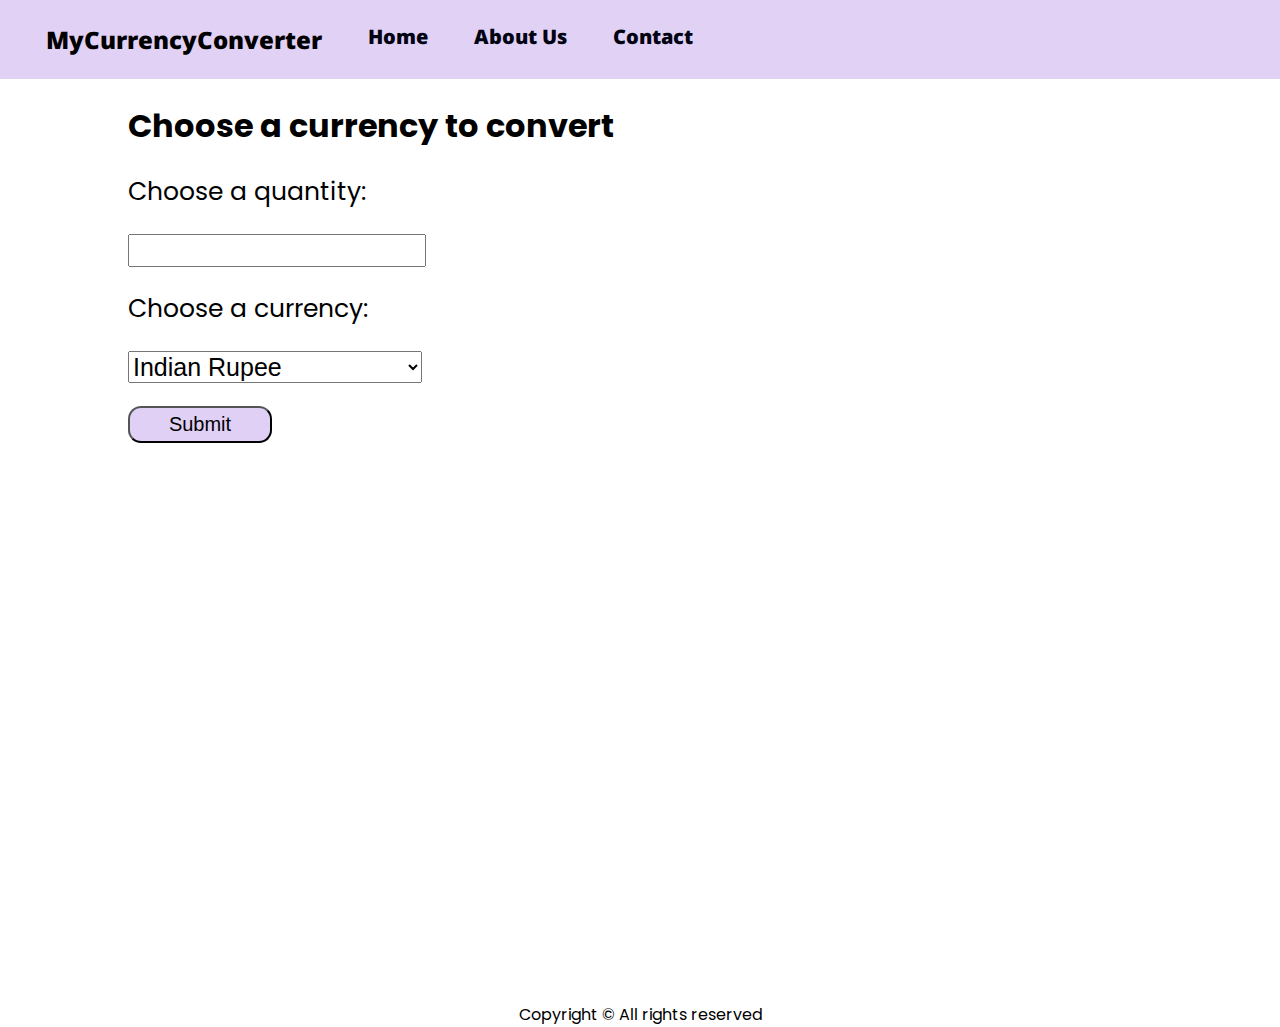
<file: Currency Convertor App/index.html>
<!DOCTYPE html>
<html lang="en">

<head>
    <meta charset="UTF-8">
    <meta name="viewport" content="width=device-width, initial-scale=1.0">
    <title>Currency Converter - Convert your currency </title>
    <!-- <link rel="stylesheet" href="/styles.css"> -->
    <style>
        @import url('https://fonts.googleapis.com/css2?family=Bodoni+Moda:wght@400;900&family=Lato:wght@400;700&family=Noto+Sans:ital,wght@1,700&family=Poppins:wght@400;600&family=Ysabeau+SC:wght@1&display=swap');

        * {
            margin: 0;
            padding: 0;
        }

        nav {
            font-family: 'Noto Sans', sans-serif;
            font-weight: 900;
            display: flex;
            font-size: 20px;
            background-color: rgb(224, 209, 245);
            padding: 23px;
        }

        nav li a {
            text-decoration: none;
            color: rgb(2, 3, 18);
            transition: all;
            transition-duration: 500ms;
        }

        nav li a:hover {
            text-decoration: none;
            color: rgb(103, 101, 235);
        }

        div.logo {
            display: flex;
            justify-content: center;
            align-items: center;
            margin: 0 23px;
            font-size: 24px;
        }

        nav ul li {
            list-style: none;
            margin: 0 23px;
        }

        nav ul {
            display: flex;
        }

        .container {
            min-height: 100vh;
            font-family: 'Poppins', sans-serif;
            max-width: 80vw;
            margin: auto;
        }

        .container h1,
        h2 {
            margin: 23px 0;
        }

        .container form {
            display: flex;
            flex-direction: column;
        }

        .container form label {
            font-size: 25px;
        }

        .container form input[type='number'],
        select,
        label {
            font-size: 25px;
            width: 23vw;
            margin-bottom: 23px;
        }

        .btn {
            width: 144px;
            padding: 5px 8px;
            font-size: 20px;
            background: #e0d0f5;
            color: black;
            border-radius: 13px;
            cursor: pointer;
        }

        .output {
            display: none;
        }

        .output table {
            width: 50vw;
            text-align: center;
            border: 2px solid black;
            font-size: 20px;
        }

        .output table th{
            padding: 3px;
        }

        @media (max-width: 600px) {
            

            nav {
                flex-direction: column;
                font-size: 14px;
            }

            nav ul li {
                margin: 5px 13px;
            }

            nav ul {
                justify-content: center;
            }

            .container {
                max-width: 95vw;
            }

            .container form input[type='number'],
            select,
            label {
                width: 80vw;
            }
        }

        footer {
            font-family: 'Poppins', sans-serif;
            text-align: center;
        }
    </style>
</head>

<body>
    <nav>
        <div class="logo">MyCurrencyConverter</div>
        <ul>
            <li><a href="/">Home</a></li>
            <li><a href="/about">About Us</a></li>
            <li><a href="/contact">Contact</a></li>
        </ul>
    </nav>

    <div class="container">
        <h1>Choose a currency to convert</h1>
        <form action="/action.php" method="get">
            <label for="quantity">Choose a quantity: </label>
            <input type="number" name="quantity" min="1" max="10">
            <label for="currency">Choose a currency: </label>
            <select name="currency">
                <option value="INR">Indian Rupee</option>
                <option value="USD">US Dollar</option>
                <option value="EUR">Euro</option>
            </select>
            <button class="btn" type="submit">Submit</button>

        </form>
        <div class="output">
            <h2>Here is your converted values in different currencies</h2>
            <table>
                <thead>
                    <tr>
                        <th>Currency</th>
                        <th>Code</th>
                        <th>Value</th>
                    </tr>
                </thead>
                <tbody>

                </tbody>
            </table>
        </div>
    </div>
    <footer>
        Copyright &copy; All rights reserved
    </footer>
    <script>

    </script>
    <script src="main.js"></script>
</body>

</html>
</file>
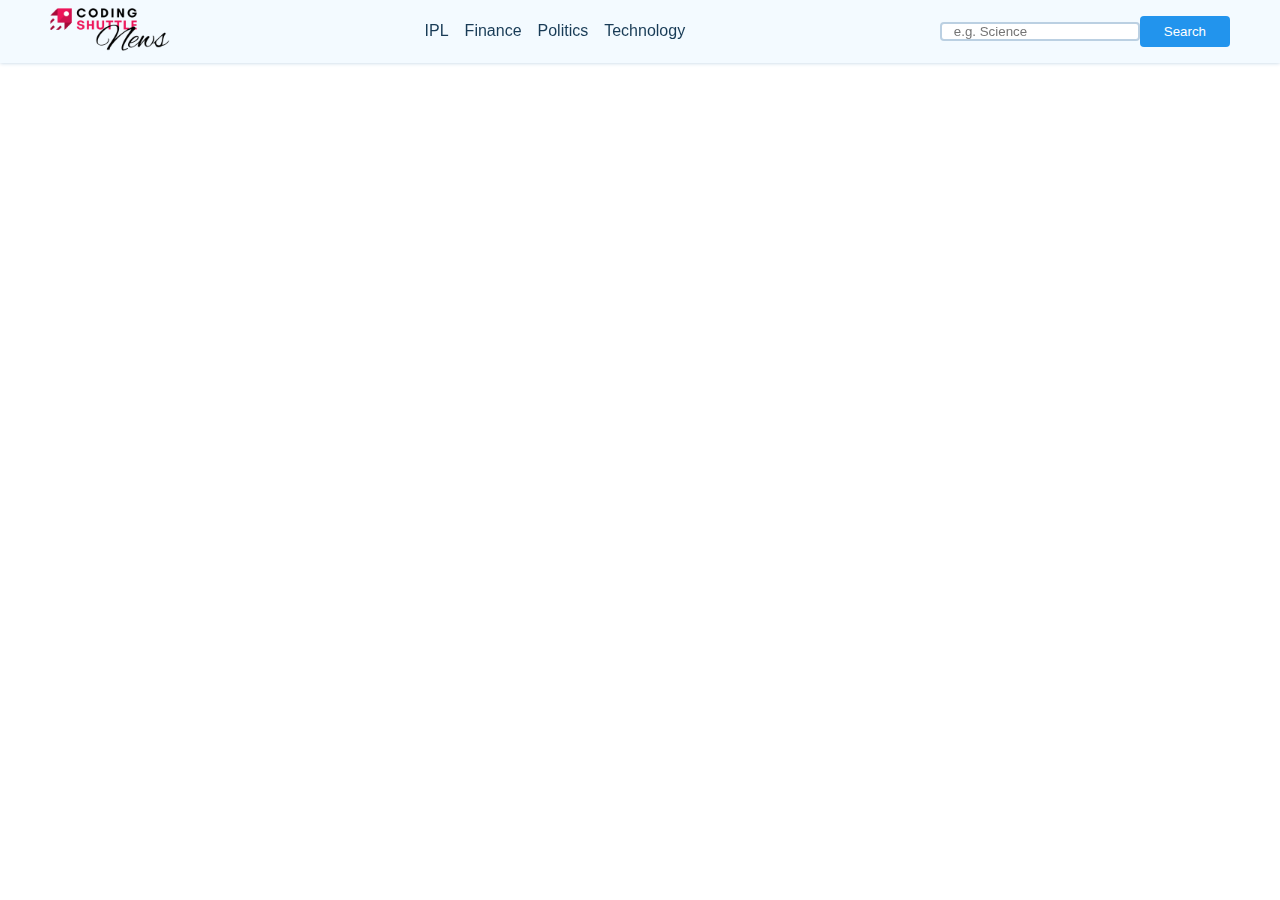
<file: News App/index.html>
<!DOCTYPE html>
<html lang="en">
<head>
    <meta charset="UTF-8">
    <meta name="viewport" content="width=device-width, initial-scale=1.0">
    <title>News Application</title>
    <link rel="stylesheet" href="style.css">
</head>
<body>
    <nav>
  <div class="main-nav container flex">
    <a href="#" onclick="reload()" class="company-logo">
        <img src="./logo.png" alt="Comapny logo">
    </a>
    <div class="nav-links">
       <ul class="flex">
        <li class="hover-link nav-item" id="ipl" onclick="onNavItemClick('ipl')">IPL</li>
        <li class="hover-link nav-item" id="finanace" onclick="onNavItemClick('finance')">Finance</li>
        <li class="hover-link nav-item" id="politics" onclick="onNavItemClick('politics')">Politics</li>
        <li class="hover-link nav-item" id="technology" onclick="onNavItemClick('technology')">Technology</li>
       </ul> 
    </div>
    <div class="search-bar flex">
        <input id="search-text" type="text" class="news-input" placeholder="e.g. Science">
        <button id="search-button" class="search-button">Search</button>
    </div>
  </div>
    </nav>
    <main>
    <div class="cards-container container flex" id="cards-container"> 

    </div>
    </main>
    <template id="template-news-card">
        <div class="card">
            <div class="card-hearder">
                <img src="https://via.placeholder.com/400x200" alt="news-img" id="news-img">
            </div>
            <div class="card-content">
                <h3 id="news-title">This is the Title</h3>
                <h6 class="news-source" id="news-source">End Gadget 09/08/2023</h6>
                <p class="news-desc" id="news-desc">Lorem ipsum, dolor sit amet consectetur adipisicing elit. Harum aspernatur expedita et neque quae qui voluptatem rerum dolorum excepturi distinctio.</p>
            </div>
          </div>
    </template>

    <script src="script.js"></script>
</body>
</html>
</file>
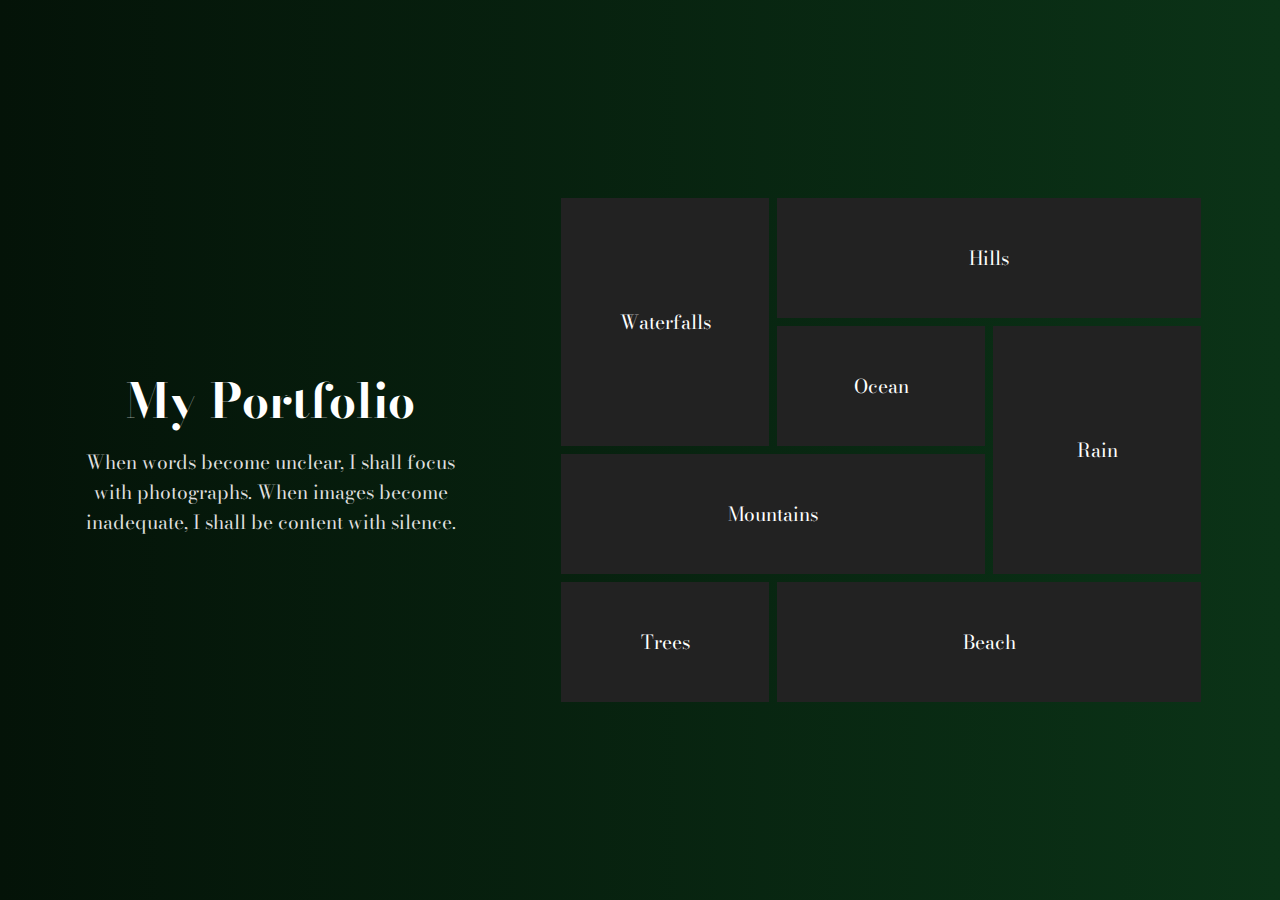
<file: Portfolio-Gallery/index.html>
<!DOCTYPE html>
<html lang="en">
<head>
    <meta charset="UTF-8">
    <meta http-equiv="X-UA-Compatible" content="IE=edge">
    <meta name="viewport" content="width=device-width, initial-scale=1.0">
    <title>Grid Portfolio</title>
    <link rel="stylesheet" href="style.css">
</head>
<body>

    <div class="container">
        <div class="left-text">
            <h2 class="heading">My Portfolio</h2>
            <p class="subheading">When words become unclear, I shall focus with photographs. When images become inadequate, I shall be content with silence.</p>
        </div>
        <div class="gallery">
            <div class="box row-2" id="box-1" style="background-image: url(https://images.unsplash.com/photo-1433086966358-54859d0ed716?ixlib=rb-4.0.3&ixid=MnwxMjA3fDB8MHxwaG90by1wYWdlfHx8fGVufDB8fHx8&auto=format&fit=crop&w=774&q=80);">Waterfalls</div>
            <div class="box col-2" style="background-image: url(https://images.unsplash.com/photo-1470071459604-3b5ec3a7fe05?ixlib=rb-4.0.3&ixid=MnwxMjA3fDB8MHxwaG90by1wYWdlfHx8fGVufDB8fHx8&auto=format&fit=crop&w=1574&q=80);">Hills</div>
            <div class="box" style="background-image: url(https://images.unsplash.com/photo-1497449493050-aad1e7cad165?ixlib=rb-4.0.3&ixid=MnwxMjA3fDB8MHxwaG90by1wYWdlfHx8fGVufDB8fHx8&auto=format&fit=crop&w=1065&q=80);">Ocean</div>
            <div class="box row-2" style="background-image: url(https://images.unsplash.com/photo-1518173946687-a4c8892bbd9f?ixlib=rb-4.0.3&ixid=MnwxMjA3fDB8MHxwaG90by1wYWdlfHx8fGVufDB8fHx8&auto=format&fit=crop&w=774&q=80);">Rain</div>
            <div class="box col-2" style="background-image: url(https://images.unsplash.com/photo-1426604966848-d7adac402bff?ixlib=rb-4.0.3&ixid=MnwxMjA3fDB8MHxwaG90by1wYWdlfHx8fGVufDB8fHx8&auto=format&fit=crop&w=2070&q=80);">Mountains</div>
            <div class="box" style="background-image: url(https://images.unsplash.com/photo-1446329813274-7c9036bd9a1f?ixlib=rb-4.0.3&ixid=MnwxMjA3fDB8MHxwaG90by1wYWdlfHx8fGVufDB8fHx8&auto=format&fit=crop&w=1770&q=80);">Trees</div>
            <div class="box col-2" style="background-image: url(https://images.unsplash.com/photo-1507525428034-b723cf961d3e?ixlib=rb-4.0.3&ixid=MnwxMjA3fDB8MHxwaG90by1wYWdlfHx8fGVufDB8fHx8&auto=format&fit=crop&w=2073&q=80);">Beach</div>
        </div>
    </div>
    
</body>
</html>
</file>
<file: News App/style.css>
@import url('https://fonts.googleapis.com/css2?family=Bodoni+Moda:wght@400;900&family=Lato:wght@400;700&family=Poppins:wght@400;500;700&family=Ysabeau+SC:wght@1&display=swap');

*{
    padding: 0;
    margin: 0;
    box-sizing: border-box;
}

:root{
    --primary-text-color: #183b56;
    --secondary-text-color: #577592;
    --accent-color: #2294ed;
    --accent-color-dark: #1d69a3;
    --padding-inline-section: 20px;
}
body{
    font-family: "Poopins", sans-serif;
    color: var(--primary-text-color);
}
p{
    font-family: "Roboto", sans-serif;
    color: var(--secondary-text-color);
    line-height: 1.4rem;
}
a{
    text-decoration: none;
}
ul{
    list-style: none;
}
.flex{
    display: flex;
    align-items: center;
}
.container{
    max-width: 1180px;
    margin-inline: auto;
    overflow: hidden ;
}
nav{
    background-color: #f3faff;
    box-shadow: 0 0 4px #bbd0e2;
    position: fixed;
    top: 0;
    z-index: 90;
    left: 0;
    right: 0;
}
.main-nav{
    justify-content: space-between;
    padding-block: 8px;
}

.company-logo img{
    width: 120px;
}

.nav-links ul{
    gap: 16px;
}
.hover-link{
    cursor: pointer;
}
.hover-link:hover{
    color: var(--secondary-text-color);
}
.hover-link:active{
    color: red;
}
.nav-item.active{
    color: var(--accent-color);
}
.search-input{
    height: 32px;
}
.news-input{
    width: 200px;
    height: 100%;
    padding-inline: 12px;
    border-radius: 4px;
    border: 2px solid #bbd0e2;
    font-family: "Roboto",sans-serif;
}
.search-button{
    background-color: var(--accent-color);
    color:white;
    padding: 8px 24px;
    border: none;
    border-radius: 4px;
    font-family: "Roboto",sans-serif;
}
.search-button:hover{
    background-color: var(--accent-color-dark);
}
main{
    padding-block: 20px;
    margin-top: 80px;
}
.cards-container{
    justify-content: space-between;
    flex-wrap: wrap;
    row-gap: 20px;
    align-items: start;
}
.card{
    width: 360px;
    min-height: 400px;
    box-shadow: 0 0 4px #d4ecff;
    cursor: pointer;
    background-color: #fff;
    overflow: hidden;
    transition:all 0.3 ease;
}
.card:hover{
    box-shadow: 1px 1px 8px #d4ecff;
    background-color: #f9fdff;
    transform: translate(-2px);
}
.card-hearder img{
    width: 100%;
    height: 180px;
    object-fit: cover;
}
.card-content{
    padding: 12px;
}
.news-source{
    margin-block: 12px;
}
</file>
<file: Portfolio-Gallery/style.css>
@import url('https://fonts.googleapis.com/css2?family=Bodoni+Moda:opsz,wght@6..96,400;6..96,900&display=swap');

* {
    margin: 0;
    padding: 0;
    box-sizing: border-box;
}

body {
    font-family: 'Bodoni Moda', serif;
    font-size: 1.2rem;
}

.container {
    min-height: 100vh;
    display: flex;
    justify-content: space-evenly;
    align-items: center;
    gap: 20px;
    background: linear-gradient(to right, #041308, #0b3317);
}

.left-text {
    flex-basis: 30%;
}

.heading {
    font-size: 3rem;
    color: white;
    text-align: center;
}

.subheading {
    color: #ddd;
    margin-top: 10px;
    text-align: center;
}

.gallery {
    flex-basis: 50%;
    display: grid;
    gap: 8px;
    grid-template-columns: repeat(3, 1fr);
    grid-auto-rows: 120px;
}

.box {
    background-size: cover;
    background-position: top;
    color: white;
    display: flex;
    justify-content: center;
    align-items: center;
    background-color: #222;
    background-blend-mode: hard-light;
    transition: all 1s ease-in-out;
    cursor: pointer;
}

.box:hover {
    background-color: #999;
    background-position: center;
    box-shadow: 0 0 4px #fff;
}

.row-2 {
    grid-row: span 2;
}

.col-2 {
    grid-column: span 2;
}

/* media query for width <= 1024px */

@media screen and (max-width: 1024px) {
    .container {
        flex-direction: column;
        padding-block: 20px;
    }
    .gallery {
        width: 100%;
        padding-inline: 12px;
        grid-auto-rows: 220px;
    }
    .box {
        grid-row: span 1;
        grid-column: span 3;
    }
}
</file>
